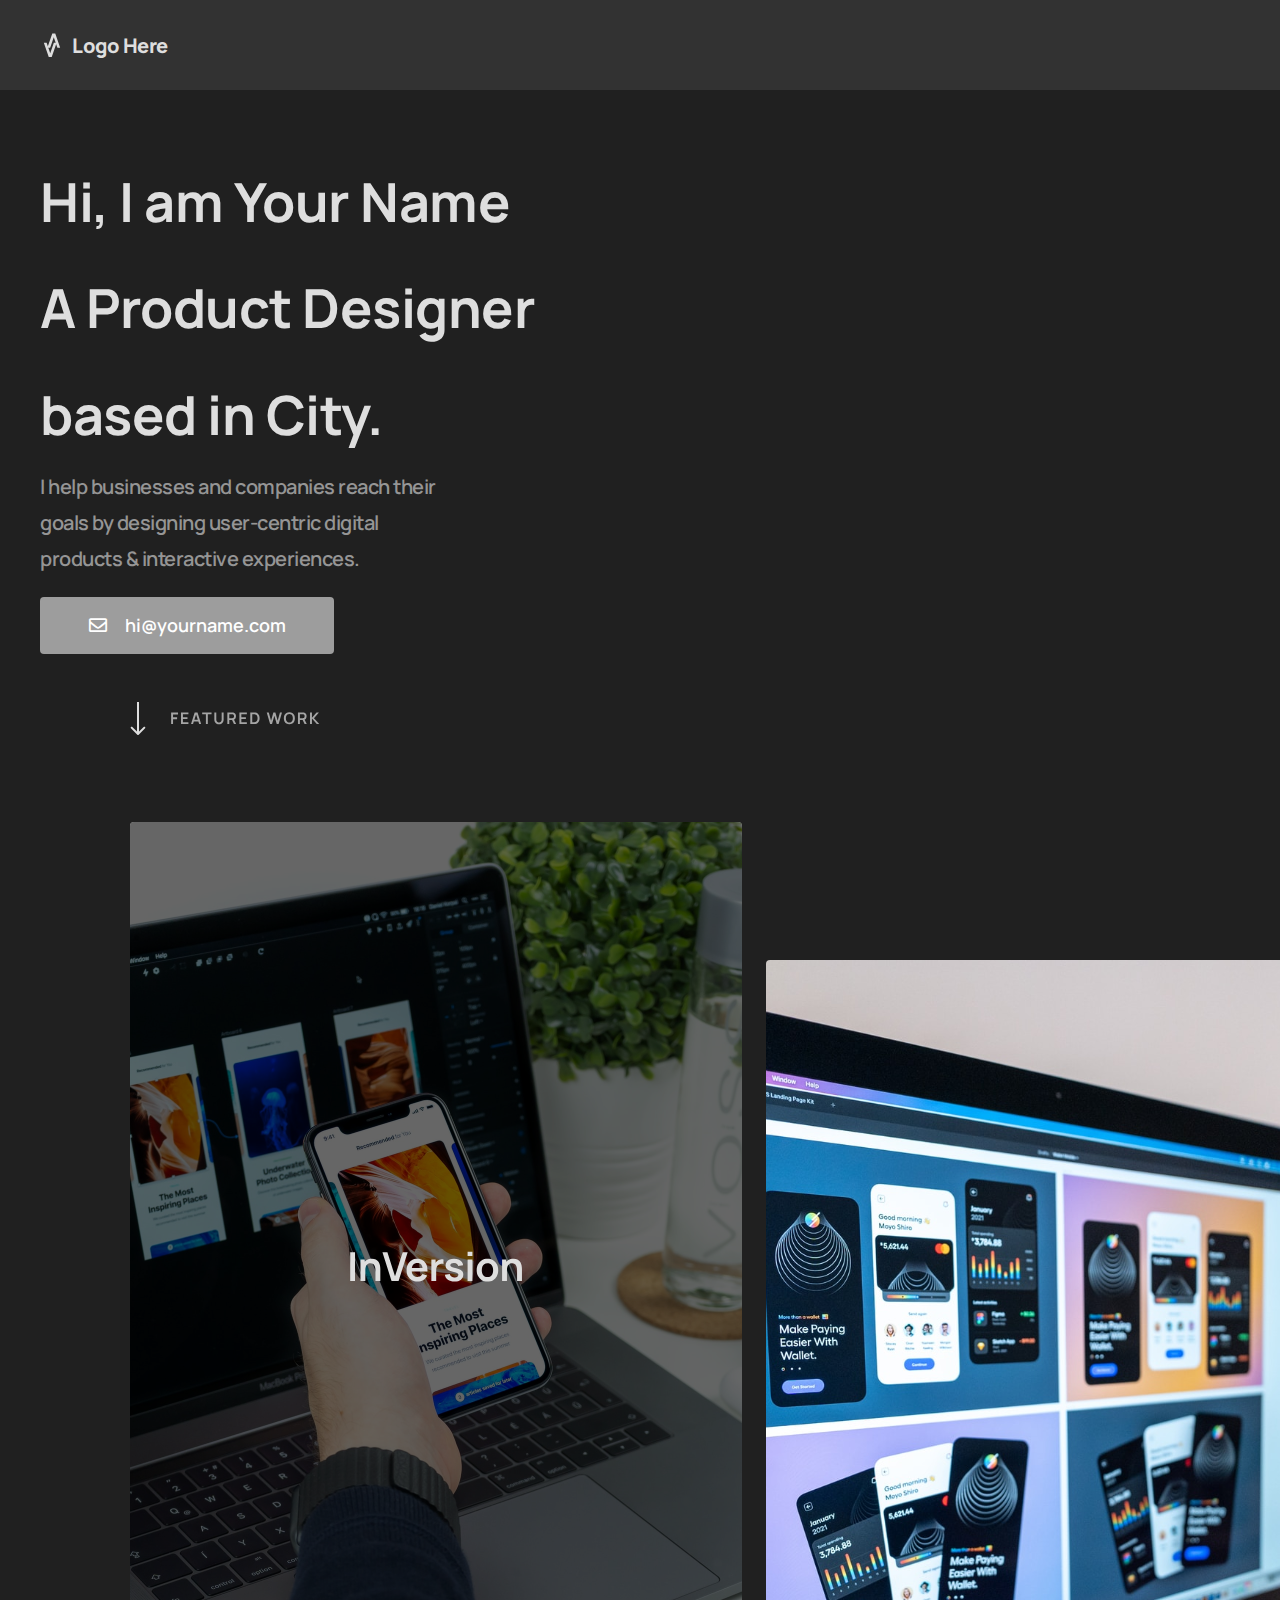
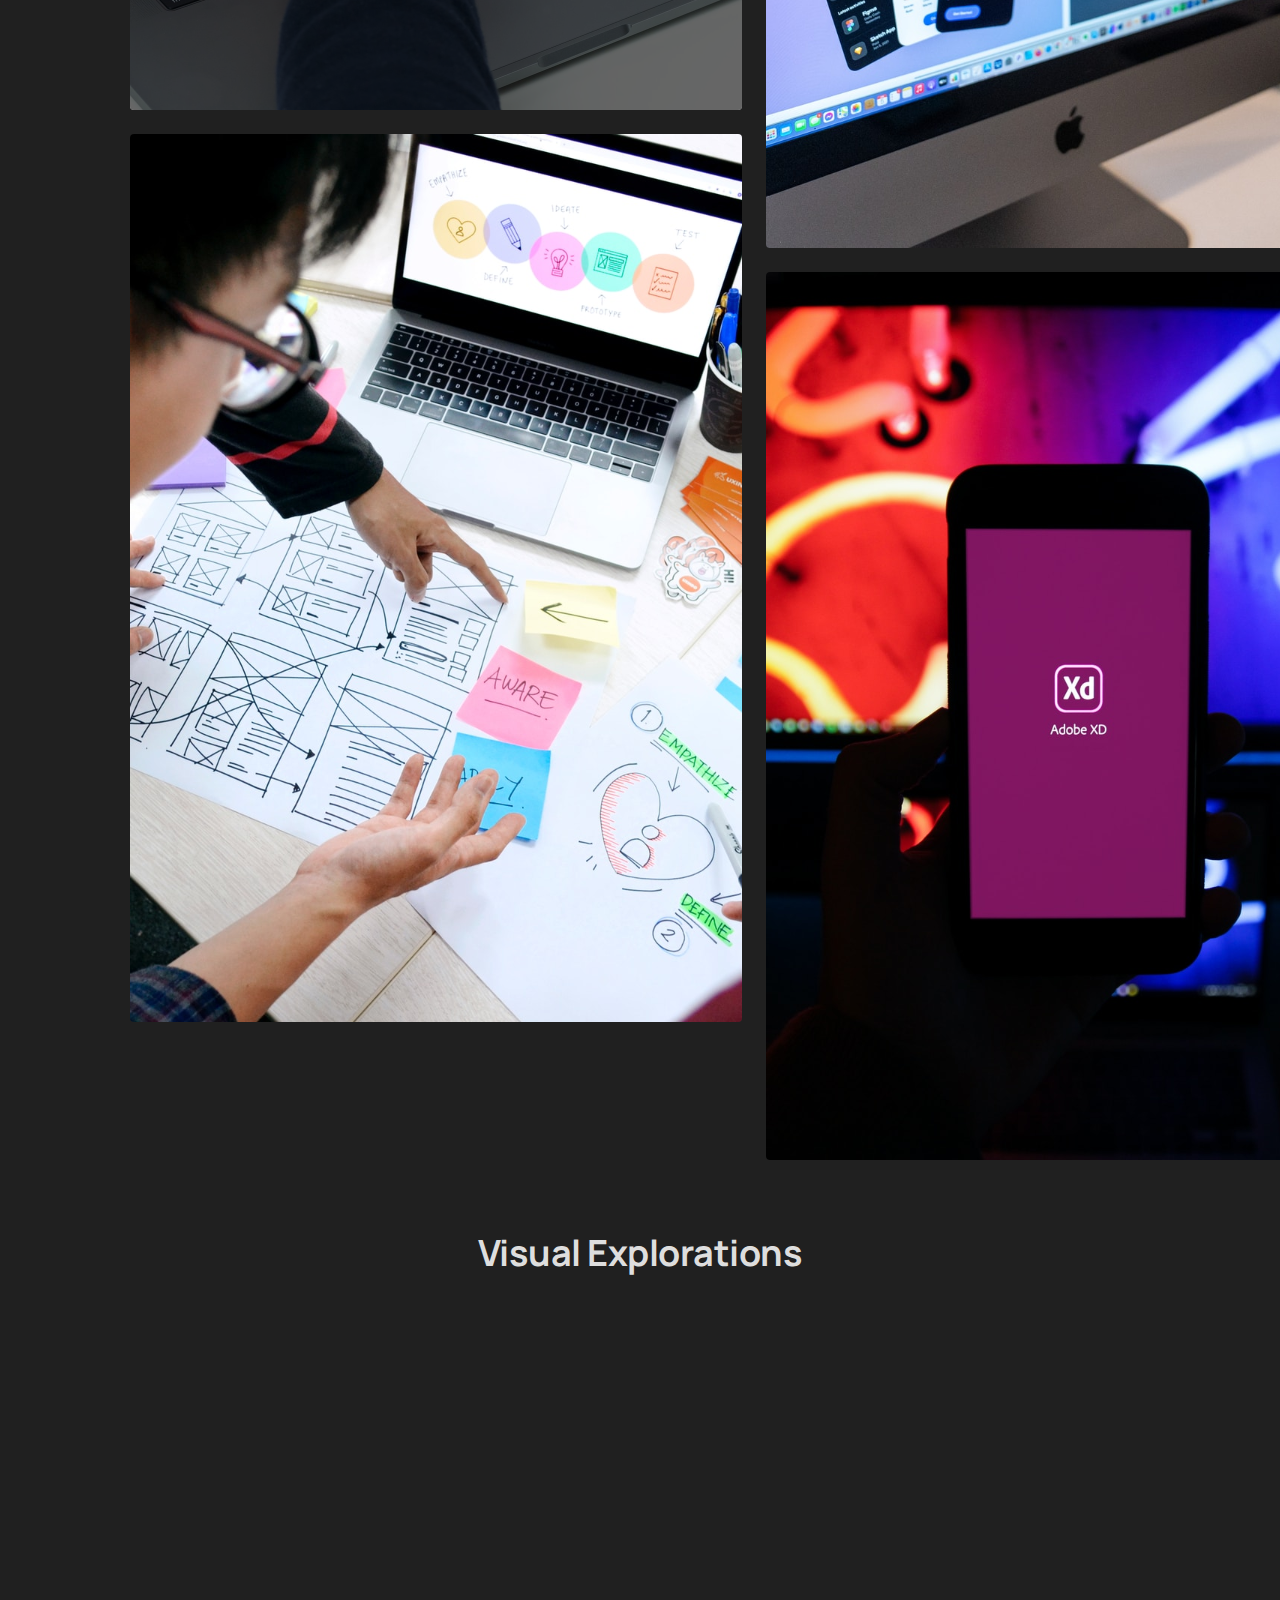
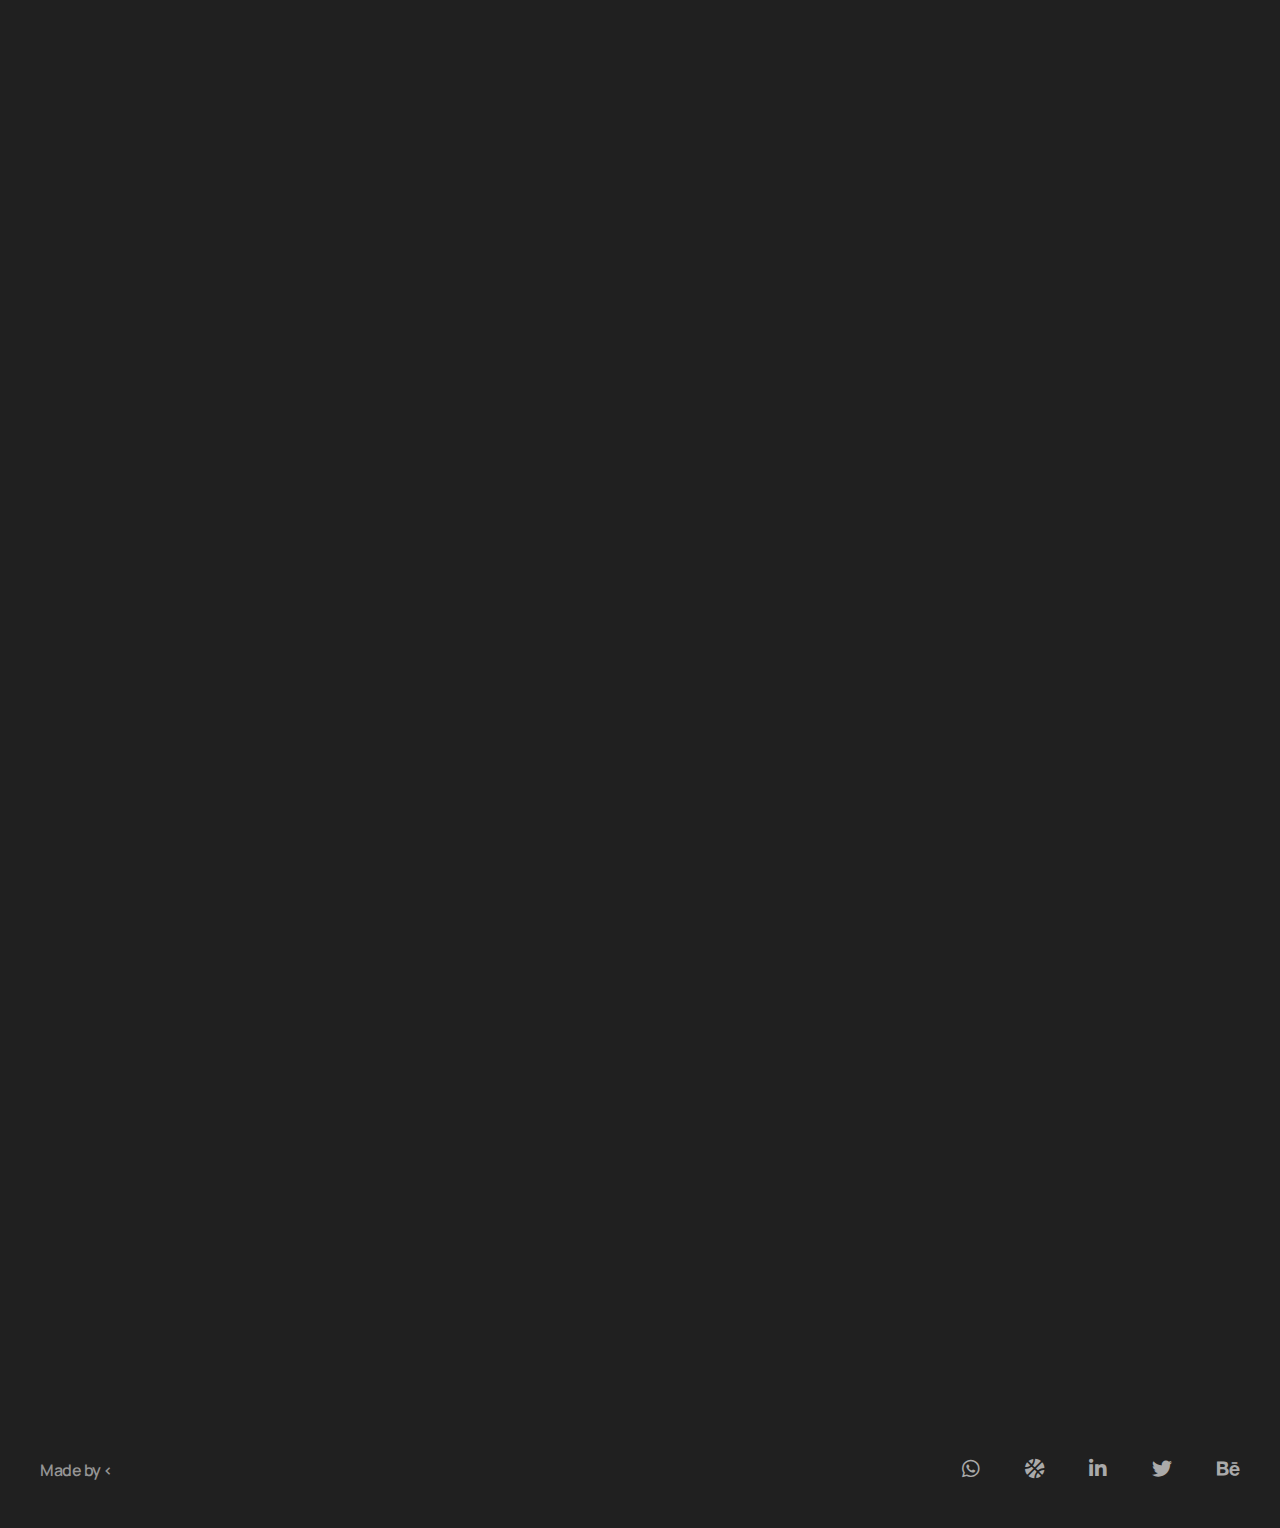
<file: index.html>
<!DOCTYPE html>
<html lang="en">
<head>
    <meta charset="UTF-8">
    <link rel="stylesheet" href="style.css" />
    <meta name="viewport" content="width=device-width, initial-scale=1.0">
    <link href="https://cdnjs.cloudflare.com/ajax/libs/font-awesome/5.15.3/css/all.min.css" rel="stylesheet"/>
    <link rel="preconnect" href="https://fonts.googleapis.com">
    <link rel="preconnect" href="https://fonts.gstatic.com" crossorigin>
    <link href="https://fonts.googleapis.com/css2?family=Inter:ital,opsz,wght@0,14..32,100..900;1,14..32,100..900&family=Manrope:wght@200..800&family=Plus+Jakarta+Sans:ital,wght@0,200..800;1,200..800&family=Poppins:ital,wght@0,100;0,200;0,300;0,400;0,500;0,600;0,700;0,800;0,900;1,100;1,200;1,300;1,400;1,500;1,600;1,700;1,800;1,900&display=swap" rel="stylesheet">
    <title>Portfolio-Template-Project
    </title>
</head>
<body>
    <!---[PO-9]-Header-Components--->
    <nav class="navbar">
        <a class="logo" href="#">
            <img src="assets\[PO-9]\Group 6.svg" width="24" height="24"/>
            <span class="logo-text">Logo Here</span>
        </a>
        <div class="menu-toggle">
            <span></span>
            <span></span>
            <span></span>
        </div>
        <div class="nav-links">
        </div>
    </nav>
    <!---[PO-9]-Header-Components--->
    <!---[PO-11]-Hero Section--->
    <div class="portfolio-container">
        <div class="portfolio-content">
            <h1 class="portfolio-heading" id="intro-heading"></h1>
            <h1 class="portfolio-heading" id="role-heading"></h1>
            <h1 class="portfolio-heading" id="location-heading"></h1>
            <p class="portfolio-description" id="bio-description"></p>
            <a class="contact-button" id="email-link" href="#">
                <i class="far fa-envelope"></i>
                <span id="email-text"></span>
            </a>
        </div>
        <div class="profile-picture">
            <img id="profile-img" src="" alt="">
        </div>
    </div>
    <!---[PO-11]-Hero Section--->
    <!---[PO-3]-Featured Work Section--->
    <div class="featured-work-container">
        <img class="featured-work-section" src="assets/[PO-3]/Group 10.svg">
    </div>
    <!---[PO-3]-Featured Work Section--->
    <!---[PO-2]-Visual Explorations Section--->
    <div class="visual-explorations-container">
    <h1 class="gallery-title">Visual Explorations</h1>
    <div id="grid-container" class="grid-container"></div>
    </div>
    <!---[PO-2]-Visual Explorations Section--->
    <!---[PO-12]-Personal Projects Section--->
    <div class="personal-projects-container">
    <h1 class="header">Personal Projects</h1>
    <div id="projectGrid" class="project-grid">
       </div>
    </div>
    <!---[PO-12]-Personal Projects Section--->
    <!---[PO-13]-Contact Component--->
    <div class="contact-container">
    <div id="content"></div>
    </div>
    <!---[PO-13]-Contact Component--->
    <!---[PO-14]-Footer Section--->
    <div class="footer-section-container">
    <div id="copyright" class="copyright"></div>
    <div class="social-icons">
        <a href="#"><i class="fab fa-whatsapp"></i></a>
        <a href="#"><i class="fas fa-basketball-ball"></i></a>
        <a href="#"><i class="fab fa-linkedin-in"></i></a>
        <a href="#"><i class="fab fa-twitter"></i></a>
        <a href="#"><i class="fab fa-behance"></i></a>
    </div>
    </div>
    <!---[PO-14]-Footer Section--->

</body>
<script src="index.js"></script>
</html>
</file>
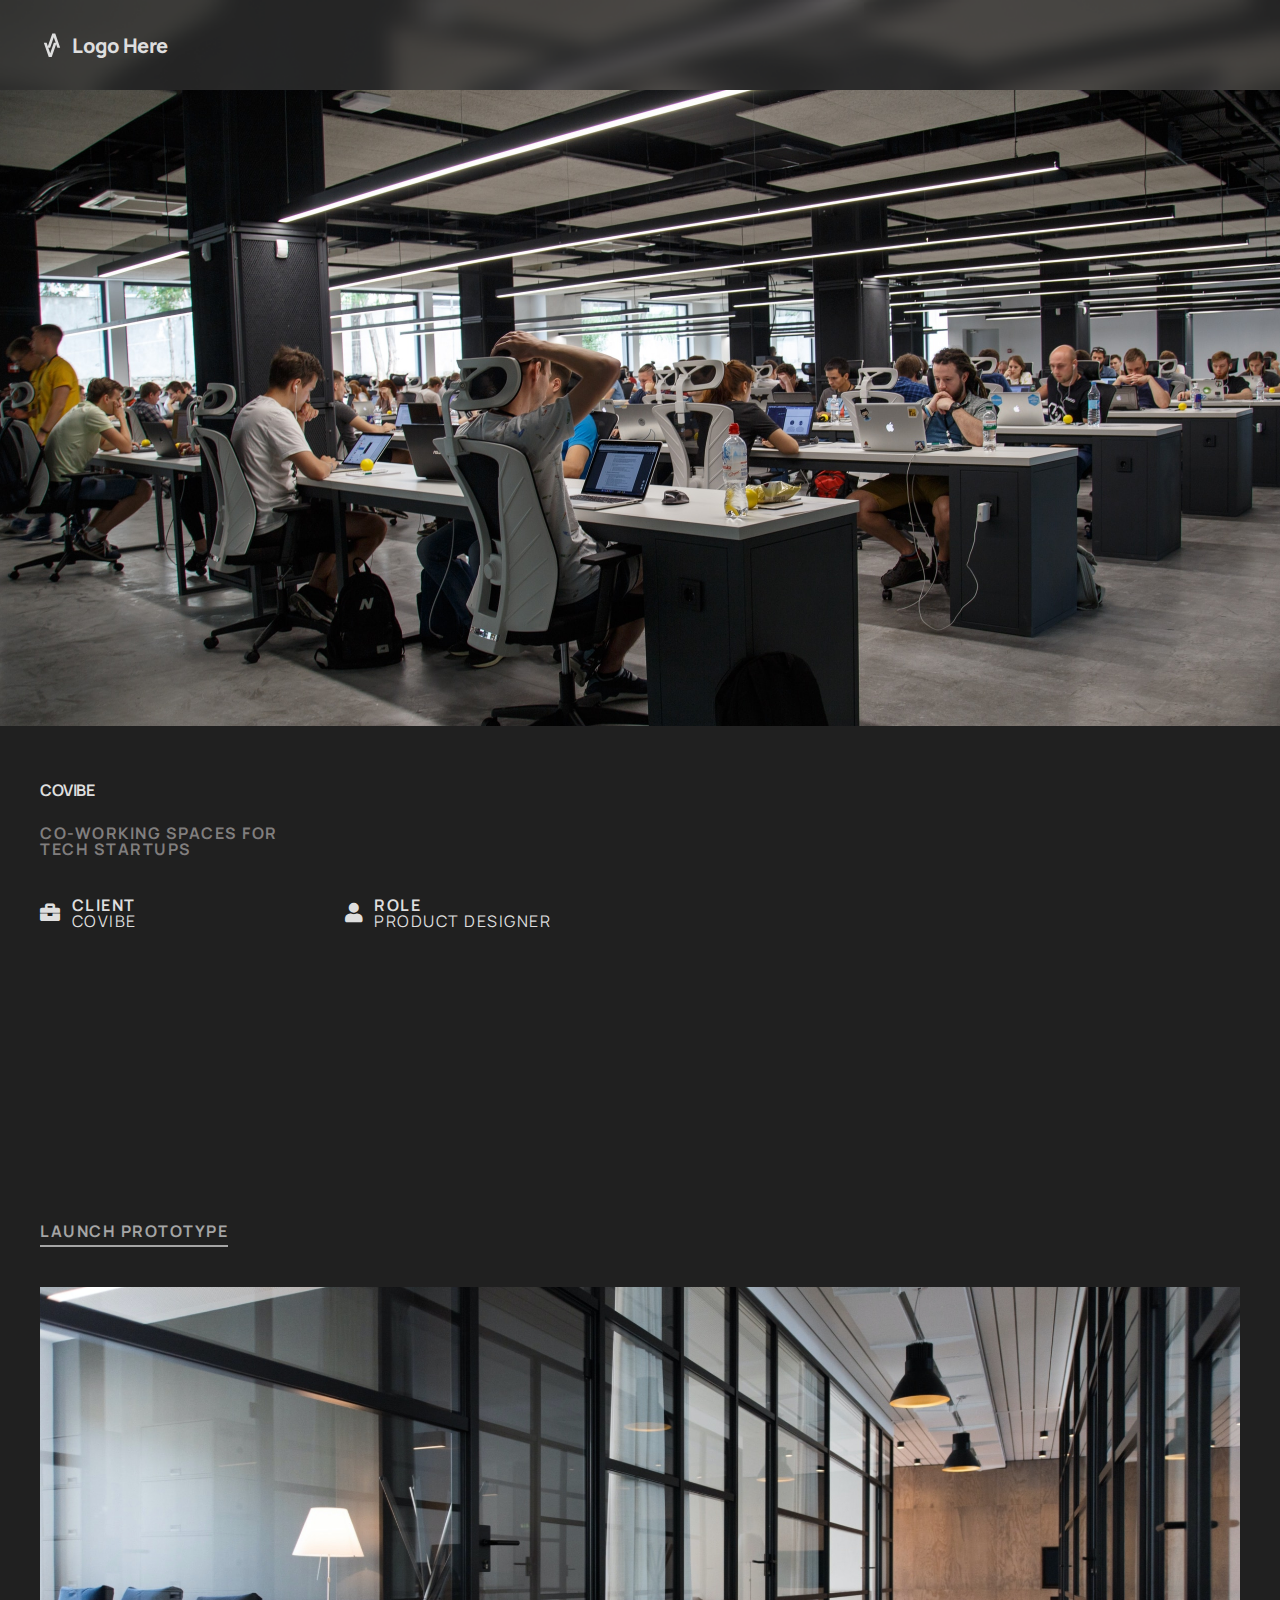
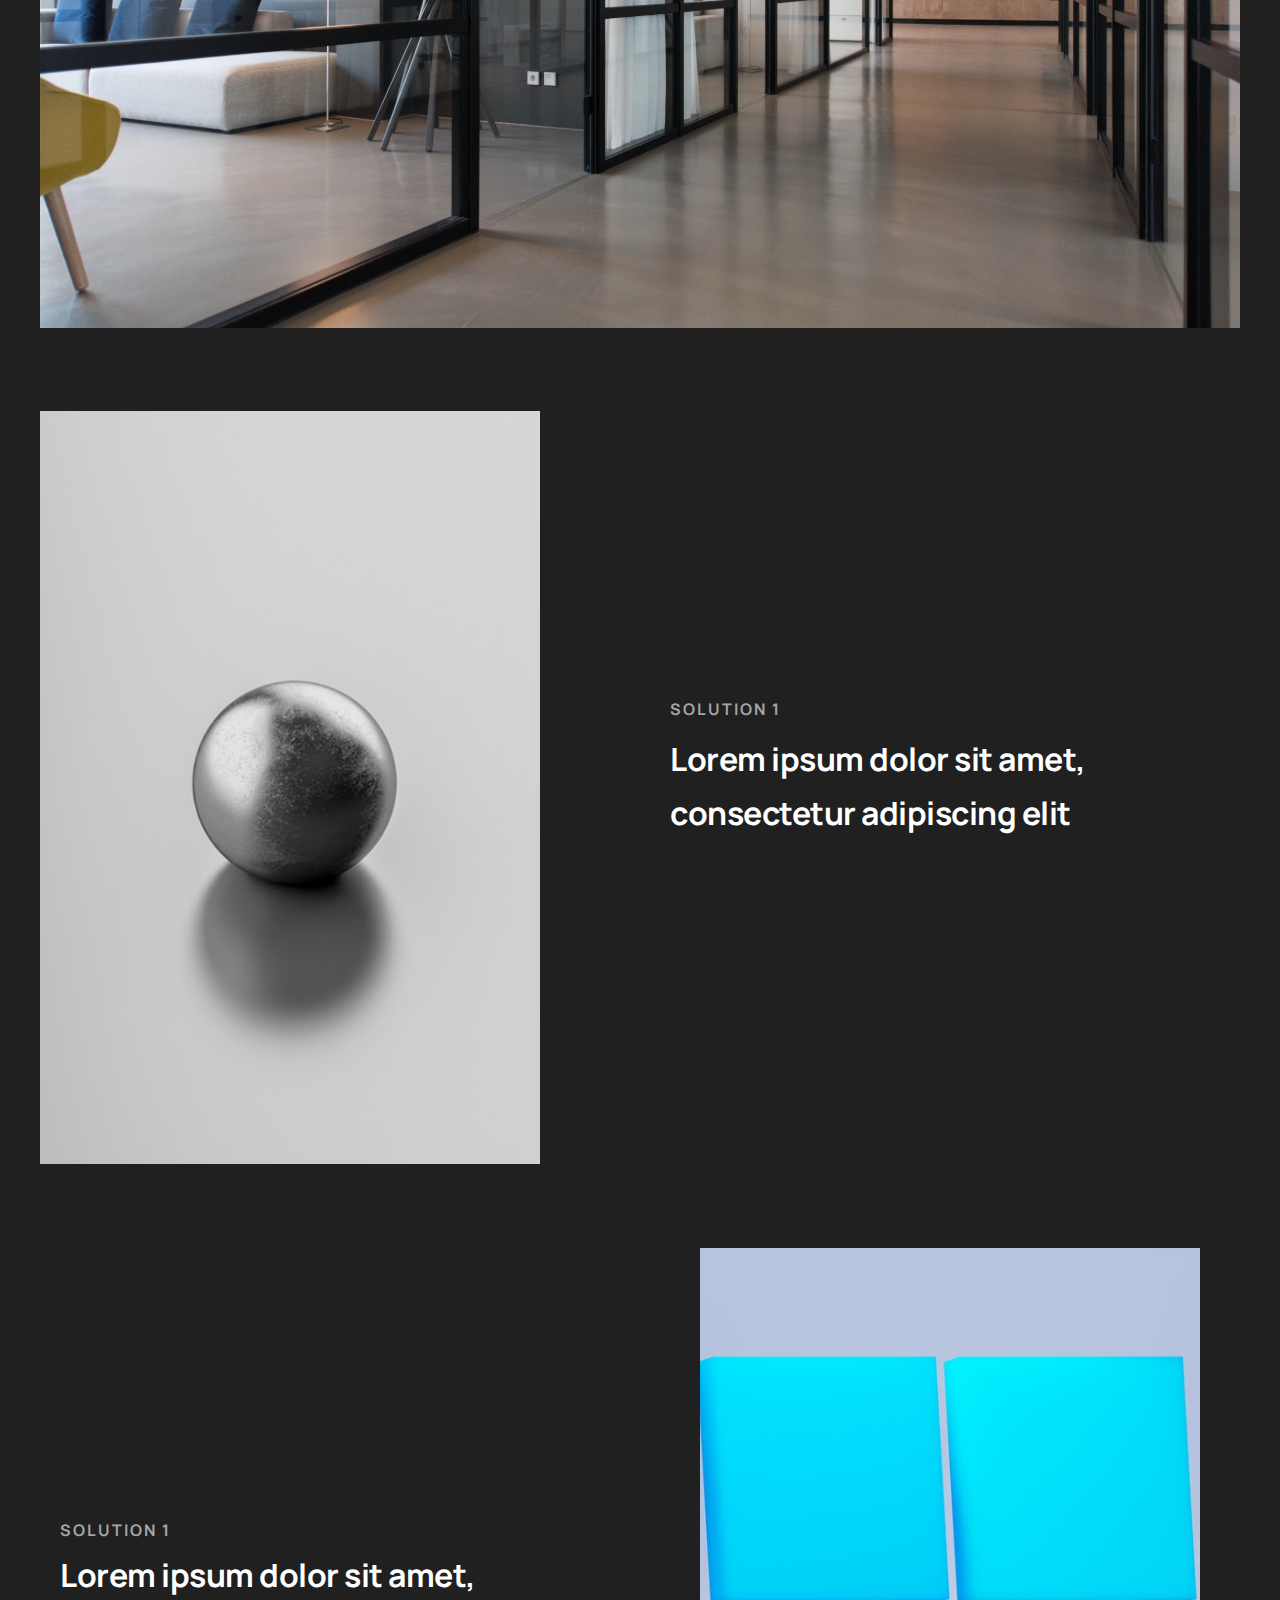
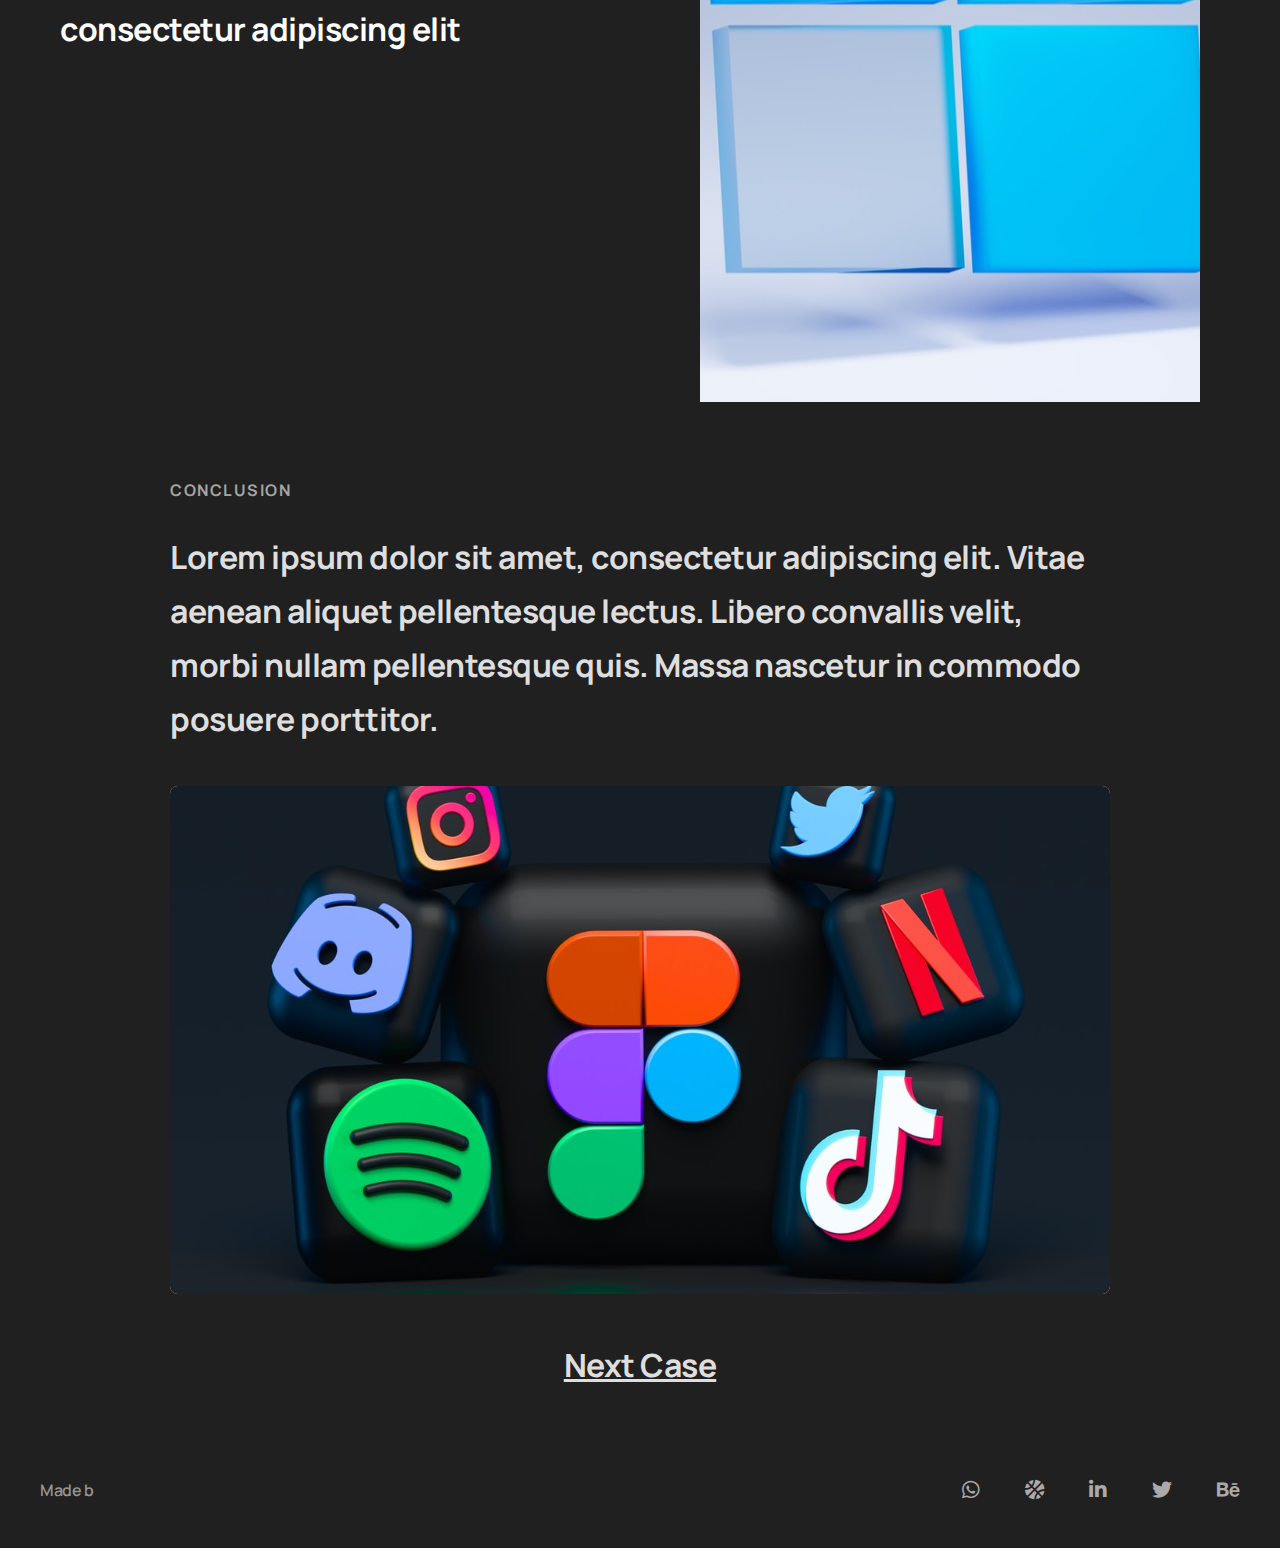
<file: work.html>
<!DOCTYPE html>
<html lang="en">
<head>
    <meta charset="UTF-8">
    <meta name="viewport" content="width=device-width, initial-scale=1.0">
    <link rel="stylesheet" href="work.css" />
    <link href="https://cdnjs.cloudflare.com/ajax/libs/font-awesome/5.15.3/css/all.min.css" rel="stylesheet"/>
    <link rel="preconnect" href="https://fonts.googleapis.com">
    <link rel="preconnect" href="https://fonts.gstatic.com" crossorigin>
    <link href="https://fonts.googleapis.com/css2?family=Inter:ital,opsz,wght@0,14..32,100..900;1,14..32,100..900&family=Manrope:wght@200..800&family=Plus+Jakarta+Sans:ital,wght@0,200..800;1,200..800&family=Poppins:ital,wght@0,100;0,200;0,300;0,400;0,500;0,600;0,700;0,800;0,900;1,100;1,200;1,300;1,400;1,500;1,600;1,700;1,800;1,900&display=swap" rel="stylesheet">
    <title>Portfolio-Template-Project</title>
</head>
<body>
    <!---[PO-24]-Work-Html-Header--->
    <nav class="navbar">
        <a class="logo" href="#">
            <img src="assets\[PO-9]\Group 6.svg" width="24" height="24"/>
            <span class="logo-text">Logo Here</span>
        </a>
        <div class="menu-toggle">
            <span></span>
            <span></span>
            <span></span>
        </div>
        <div class="nav-links">
        </div>
    </nav>
    <!---[PO-24]-Work-Html-Header--->
    <!---[PO-25]-Header-İmage--->
    <div class="header-image-container">
        <img class="header-image" src="assets/[PO-25]/image.svg">
    </div>
    <!---[PO-25]-Header-İmage--->
    <!---[PO-5]-Problem-Statement-Component-and-Covibe-Component--->
    <div class="covibe-wrapper">
        <div class="covibe-header">
            <p id="covibe-company"></p>
            <h1 id="covibe-title"></h1>
        </div>
        <div class="covibe-details">
            <div class="covibe-detail-item">
                <i class="fas fa-briefcase"></i>
                <span><strong>CLIENT</strong><br><span id="covibe-client"></span></span>
            </div>
            <div class="covibe-detail-item">
                <i class="fas fa-user"></i>
                <span><strong>ROLE</strong><br><span id="covibe-role"></span></span>
            </div>
             <div class="covibe-detail-item">
                <i class="fas fa-industry"></i>
                <span><strong>INDUSTRY</strong><br><span id="covibe-industry"></span></span>
            </div>
            <div class="covibe-detail-item">
                <i class="fas fa-clock"></i>
                <span><strong>DURATION</strong><br><span id="covibe-duration"></span></span>
            </div>
        </div>
        <div class="covibe-problem">
            <h2>DEFINING THE PROBLEM</h2>
            <p id="covibe-problem"></p>
        </div>
    </div>
    
    <!---[PO-5]-Problem-Statement-Component-and-Covibe-Component--->
    <!---[PO-8]-Prototype-Section--->
    <div class="app-wrapper">
        <div class="content-container">
          <div class="top-banner">
            <h1 id="banner-text"></h1>
          </div>
          <img id="main-image" class="feature-image" alt="" src="">
        </div>
    </div>
      
    <!---[PO-8]-Prototype-Section--->
    <!---[PO-1]-Solution Component--->
    <div class="page-container">
        <div class="layout-container">
            <div class="visual-component" id="visualComponent">
                <img id="solutionImage"/>
            </div>
            <div class="content-section" id="contentSection">
                <div class="solution-identifier" id="solutionLabel"></div>
                <h1 class="solution-description" id="solutionTitle"></h1>
            </div>
        </div>
    </div>
    <!---[PO-1]-Solution Component--->
    <!---[PO-26]-Solution Component-2--->
    <div class="galaxy-container"></div>
    <!---[PO-26]-Solution Component-2--->
    <!---[PO-6]-Conclusion Section--->
    <div class="cosmic-wrapper">
        <div class="conclusion-section">
            <div class="conclusion-label">CONCLUSION</div>
            <p class="conclusion-text">
                Lorem ipsum dolor sit amet, consectetur adipiscing elit. Vitae aenean aliquet pellentesque lectus. Libero convallis velit, morbi nullam pellentesque quis. Massa nascetur in commodo posuere porttitor.
            </p>
            <img class="social-icons-image"  src="assets/[PO-6]/Rectangle 12.svg"/>
            <div class="next-case">Next Case</div>
        </div>
    </div>
    <!---[PO-6]-Conclusion Section--->
    <!---[PO-14]-Footer Section--->
    <div class="footer-section-container">
        <div id="copyright" class="copyright"></div>
        <div class="social-icons">
            <a href="#"><i class="fab fa-whatsapp"></i></a>
            <a href="#"><i class="fas fa-basketball-ball"></i></a>
            <a href="#"><i class="fab fa-linkedin-in"></i></a>
            <a href="#"><i class="fab fa-twitter"></i></a>
            <a href="#"><i class="fab fa-behance"></i></a>
        </div>
        </div>
        <!---[PO-14]-Footer Section--->

</body>
<script src="work.js"></script>
</html>
</file>
<file: style.css>
/*----------[PO-9]-Header-Components------------*/
body {
    margin: 0;
    padding: 0;
    box-sizing: border-box;
}

.navbar {
    background-color: #323232;
    backdrop-filter: blur(10px);
    padding: 15px 40px;
    display: flex;
    justify-content: space-between;
    align-items: center;
    transition: all 0.3s ease;
    max-width: 1440px;
    height: 60px; 
    margin: 0 auto;
}

.logo {
    display: flex;
    align-items: center;
    text-decoration: none;
}

.logo img {
    height: 24px;
    margin-right: 8px;
    transition: transform 0.3s ease;
}

.logo:hover img {
    transform: rotate(360deg);
}

.logo-text {
    font-weight: bold;
    color: #DEDEDE;
    font-family: "Manrope", serif;
    font-size: 20px;
    font-style: normal;
    font-weight: 800;
    line-height: normal;
    letter-spacing: -0.5px;
}

.nav-links {
    display: flex;
    gap: 30px;
}

.nav-links a {
    text-decoration: none;
    position: relative;
    transition: color 0.3s ease;
    color: #DEDEDE;
    font-family: "Manrope", serif;
    font-size: 18px;
    font-style: normal;
    font-weight: 700;
    line-height: normal;
    letter-spacing: -0.5px;
}

.nav-links a::after {
    content: '';
    position: absolute;
    width: 0;
    height: 2px;
    bottom: -5px;
    left: 0;
    color: #DEDEDE;
    transition: width 0.3s ease;
}

.nav-links a:hover::after {
    width: 100%;
}

.menu-toggle {
    display: none;
    flex-direction: column;
    cursor: pointer;
}

.menu-toggle span {
    width: 25px;
    height: 3px;
    background-color: #DEDEDE;
    margin: 2px 0;
    transition: 0.4s;
}

@media screen and (max-width: 768px) {
    .navbar {
        flex-direction: column;
        align-items: flex-start;
    }

    .nav-links {
        display: none;
        flex-direction: column;
        width: 100%;
        margin-top: 15px;
    }

    .nav-links.active {
        display: flex;
    }

    .menu-toggle {
        display: flex;
        position: absolute;
        top: 15px;
        right: 40px;
    }

    .menu-toggle.active span:nth-child(1) {
        transform: rotate(-45deg) translate(-5px, 6px);
    }

    .menu-toggle.active span:nth-child(2) {
        opacity: 0;
    }

    .menu-toggle.active span:nth-child(3) {
        transform: rotate(45deg) translate(-5px, -6px);
    }
}
/*----------[PO-9]-Header-Components------------*/
/*----------[PO-11]-Hero Section------------*/
.portfolio-container {
    background: #202020;
    color: white;
    padding: 40px;
    display: flex;
    margin: 0 auto;
    max-width: 1440px;
    justify-content: space-between;
}

.portfolio-content {
    max-width: 600px;
}

.portfolio-heading {
    margin-bottom: 10px;
    opacity: 0;
    transform: translateY(20px);
    transition: opacity 0.5s, transform 0.5s;
    width: 521px;
    color: #DEDEDE;
    font-family: "Manrope", serif;
    font-size: 54px;
    font-style: normal;
    font-weight: 700;
    line-height: 70px; 
    letter-spacing: -0.5px;
}

.portfolio-description {
    margin: 20px 0;
    opacity: 0;
    transform: translateY(20px);
    transition: opacity 0.5s, transform 0.5s;
    width: 411px;
    color: #959595;
    font-family: "Manrope", serif;
    font-size: 20px;
    font-style: normal;
    font-weight: 600;
    line-height: 36px; 
    letter-spacing: -0.5px;
}

.contact-button {
    display: inline-flex;
    text-decoration: none;
    opacity: 0;
    transform: translateY(20px);
    transition: opacity 0.5s, transform 0.5s, background-color 0.3s;
    display: flex;
    padding: 16px 48px;
    justify-content: center;
    align-items: center;
    gap: 16px;
    border-radius: 4px;
    background: #9D9D9D;
    color: #FFF;
    font-family: "Manrope", serif;
    font-size: 18px;
    font-style: normal;
    font-weight: 600;
    line-height: normal;
    width: 198px;
    height: 25px;
}

.contact-button:hover {
    background-color: rgba(255, 255, 255, 0.2);
}

.contact-button i {
    margin-right: 2px;
}

.profile-picture {
    border-radius: 50%;
    overflow: hidden;
    opacity: 0;
    transform: scale(0.9);
    transition: opacity 0.5s, transform 0.5s;
    width: 400px;
    height: 400px;
}

.profile-picture img {
    width: 100%;
    height: 100%;
    object-fit: cover;
}

@media (max-width: 768px) {
    .portfolio-container {
        flex-direction: column-reverse;
        text-align: center;
    }

    .portfolio-content {
        margin-top: 40px;
        margin: 0 auto;
    }

    .portfolio-heading {
        font-size: 36px;
    }
    .portfolio-description {
        margin: 0 auto;
    }

    .profile-picture {
        width: 200px;
        height: 200px;
        margin-bottom: 20px;
        margin: 0 auto;
    }
    .contact-button {
        margin: 0 auto;
        margin-top: 20px;
    }
}

@media (max-width: 480px) {
    .portfolio-container {
        padding: 20px;
    }

    .portfolio-heading {
        font-size: 28px;
        width: 321px;
    }

    .portfolio-description {
        font-size: 15px;
        width: 321px;
    }

    .contact-button {
        font-size: 14px;
        margin: 0 auto;
        padding: 10px 20px;
    }
    .profile-picture {
        margin: 0 auto;
    }
}

/*----------[PO-11]-Hero Section------------*/
/*----------[PO-3]-Featured Work Section------------*/
.featured-work-container{
    background: #202020;
    max-width: 1520px;
    margin: 0 auto;
}
.featured-work-section{
    padding-left: 130px ;
}
@media (max-width: 768px){
    .featured-work-section{
        max-width: 590px;
        margin: 0 auto;
        position: relative;
        right: 100px;
    }
}
@media (max-width: 480px){
    .featured-work-section{
        max-width: 330px;
        margin: 0 auto;
    }
}


/*----------[PO-3]-Featured Work Section------------*/
/*----------[PO-2]-Visual Explorations Section------------*/
.gallery-title {
    text-align: center;
    margin-bottom: 40px;
    color: #DEDEDE;
    font-family: "Manrope", serif;
    font-size: 36px;
    font-style: normal;
    font-weight: 700;
    line-height: normal;
    letter-spacing: -0.5px;
}
.visual-explorations-container{
    background: #202020;
    max-width: 1440px;
    margin: 0 auto;
    padding: 40px;
}

.grid-container {
    display: grid;
    grid-template-columns: repeat(3, 1fr);
    gap: 20px;
    max-width: 1140px;
    margin: 0 auto;
}

.grid-item {
    position: relative;
    aspect-ratio: 1;
    overflow: hidden;
    border-radius: 12px;
    background: #202020;
    opacity: 0;
    transform: scale(0.9);
    animation: fadeInScale 0.5s forwards;
    box-shadow: 0 10px 20px rgba(0, 0, 0, 0.2);
    transition: all 0.3s ease;
}

.grid-item:hover {
    transform: translateY(-5px);
    box-shadow: 0 15px 30px rgba(0, 0, 0, 0.3);
}

.grid-item img {
    width: 100%;
    height: 100%;
    object-fit: cover;
    transition: transform 0.3s ease;
}

.grid-item:hover img {
    transform: scale(1.05);
}

@keyframes fadeInDown {
    to {
        opacity: 1;
        transform: translateY(0);
    }
}

@keyframes fadeInScale {
    to {
        opacity: 1;
        transform: scale(1);
    }
}
/*----------[PO-2]-Visual Explorations Section------------*/
/*----------[PO-12]-Personal Projects Section------------*/

.personal-projects-container{
    background: #202020;
    display: flex;
    flex-direction: column;
    align-items: center;
    max-width: 1440px;
    margin: 0 auto;
    padding: 40px;
}

.header {
    margin: 40px 0;
    opacity: 0;
    transform: translateY(-20px);
    animation: fadeInDown 0.8s ease forwards;
    color: #DEDEDE;
    text-align: center;
    font-family: "Manrope", serif;
    font-size: 36px;
    font-style: normal;
    font-weight: 700;
    line-height: normal;
    letter-spacing: -0.5px;
}

.project-grid {
    display: grid;
    grid-template-columns: repeat(3, 1fr);
    gap: 20px;
    max-width: 1140px;
    padding: 0 20px;
    margin: 0 auto;
}

.project-card {
    transform: translateY(20px);
    position: relative;
    aspect-ratio: 1;
    overflow: hidden;
    border-radius: 12px;
    background: #202020;
    opacity: 0;
    transform: scale(0.9);
    animation: fadeInScale 0.5s forwards;
    box-shadow: 0 10px 20px rgba(0, 0, 0, 0.2);
    transition: all 0.3s ease;
}

.project-card img {
    object-fit: cover;
    border-radius: 4px;
    transition: transform 0.3s ease;
    width: 100%;
    height: 100%;
}

.project-card img:hover {
    transform: scale(1.02);
}

@keyframes fadeInDown {
    to {
        opacity: 1;
        transform: translateY(0);
    }
}

@keyframes fadeInUp {
    to {
        opacity: 1;
        transform: translateY(0);
    }
}
/*----------[PO-12]-Personal Projects Section------------*/
/*----------[PO-13]-Contact Component-----------*/
.contact-container{
    margin: 0;
    padding: 40px;
    display: flex;
    flex-direction: column;
    justify-content: center;
    align-items: center;
    background: #202020;
    color: white;
    text-align: center;
    overflow: hidden;
    max-width: 1440px;
    margin: 0 auto;
}
.fade-in {
    opacity: 0;
    transform: translateY(20px);
    animation: fadeIn 1s ease-out forwards;
}

@keyframes fadeIn {
    to {
        opacity: 1;
        transform: translateY(0);
    }
}

.main-title {
    margin-bottom: 20px;
    color: #DEDEDE;
    text-align: center;
    font-family: "Manrope", serif;
    font-size: 36px;
    font-style: normal;
    font-weight: 700;
    line-height: normal;
    letter-spacing: -0.5px;
}

.description-text {
    margin: 0;
    color: #959595;
    text-align: center;
    font-family: "Manrope", serif;
    font-size: 24px;
    font-style: normal;
    font-weight: 600;
    line-height: 38px; 
    letter-spacing: -0.5px;
}

.email-button {
    display: inline-flex;
    text-decoration: none;
    opacity: 0;
    transform: translateY(20px);
    transition: opacity 0.5s, transform 0.5s, background-color 0.3s;
    display: flex;
    justify-content: center;
    align-items: center;
    gap: 16px;
    border-radius: 4px;
    padding: 16px 48px;
    background: #9D9D9D;
    color: #FFF;
    font-family: "Manrope", serif;
    font-size: 18px;
    font-style: normal;
    font-weight: 600;
    line-height: normal;
    width: 198px;
    height: 25px;
    margin: 0 auto;
    margin-top: 20px;
}
.email-button:hover {
    background-color: rgba(255, 255, 255, 0.2);
}

.email-button i {
    margin-right: 2px;
}
@media (max-width: 480px){
    .description-text {
        font-size: 20px;
    }
}
/*----------[PO-13]-Contact Component-----------*/
/*----------[PO-14]-Footer Section-----------*/

.footer-section-container{
    background: #202020;
    color: #aaa;
    margin: 0;
    padding: 40px;
    display: flex;
    justify-content: space-between;
    max-height: 121px;
    align-items: center;
    gap: 48px;
    flex-shrink: 0;
    max-width: 1440px;
    margin: 0 auto;
}
.copyright {
    opacity: 0;
    transform: translateY(20px);
    transition: opacity 1s ease-out, transform 1s ease-out;
    color: #959595;
    font-family: "Manrope", serif;
    font-size: 16px;
    font-style: normal;
    font-weight: 600;
    line-height: 36px; 
    letter-spacing: -0.5px;
}
.copyright .highlight {
    color: #ECECEC;
    font-family: "Manrope", serif;
    font-size: 16px;
    font-style: normal;
    font-weight: 600;
    line-height: 36px;
    letter-spacing: -0.5px;
}
.social-icons {
    display: flex;
    gap: 30px;
}
.social-icons a {
    color: #aaa;
    margin-left: 15px;
    font-size: 20px;
    text-decoration: none;
    opacity: 0;
    transform: translateY(20px);
    transition: opacity 0.5s ease-out, transform 0.5s ease-out, color 0.3s ease;
}
.social-icons a:hover {
    color: #fff;
}

@media (max-width: 600px) {
    .social-icons {
        display: none;
        flex-direction: column;
        align-items: center;
    }
    .social-icons.show {
        display: flex;
    }
}
/*----------[PO-14]-Footer Section-----------*/
</file>
<file: work.css>
/*----------[PO-24]-Work-Html-Header-----------*/
body {
    margin: 0;
    padding: 0;
    box-sizing: border-box;
}

.navbar {
    padding: 15px 40px;
    display: flex;
    justify-content: space-between;
    align-items: center;
    transition: all 0.3s ease;
    max-width: 1440px;
    height: 60px; 
    margin: 0 auto;
    background-image: url('assets/[PO-24]/Rectangle 1 (1).png');
    background-size: cover;
}

.logo {
    display: flex;
    align-items: center;
    text-decoration: none;
}

.logo img {
    height: 24px;
    margin-right: 8px;
    transition: transform 0.3s ease;
}

.logo:hover img {
    transform: rotate(360deg);
}

.logo-text {
    font-weight: bold;
    color: #DEDEDE;
    font-family: "Manrope", serif;
    font-size: 20px;
    font-style: normal;
    font-weight: 800;
    line-height: normal;
    letter-spacing: -0.5px;
}

.nav-links {
    display: flex;
    gap: 30px;
}

.nav-links a {
    text-decoration: none;
    position: relative;
    transition: color 0.3s ease;
    color: #DEDEDE;
    font-family: "Manrope", serif;
    font-size: 18px;
    font-style: normal;
    font-weight: 700;
    line-height: normal;
    letter-spacing: -0.5px;
}

.nav-links a::after {
    content: '';
    position: absolute;
    width: 0;
    height: 2px;
    bottom: -5px;
    left: 0;
    color: #DEDEDE;
    transition: width 0.3s ease;
}

.nav-links a:hover::after {
    width: 100%;
}

.menu-toggle {
    display: none;
    flex-direction: column;
    cursor: pointer;
}

.menu-toggle span {
    width: 25px;
    height: 3px;
    background-color: #DEDEDE;
    margin: 2px 0;
    transition: 0.4s;
}

@media screen and (max-width: 768px) {
    .navbar {
        flex-direction: column;
        align-items: flex-start;
    }

    .nav-links {
        display: none;
        flex-direction: column;
        width: 100%;
        margin-top: 15px;
    }

    .nav-links.active {
        display: flex;
    }

    .menu-toggle {
        display: flex;
        position: absolute;
        top: 15px;
        right: 40px;
    }

    .menu-toggle.active span:nth-child(1) {
        transform: rotate(-45deg) translate(-5px, 6px);
    }

    .menu-toggle.active span:nth-child(2) {
        opacity: 0;
    }

    .menu-toggle.active span:nth-child(3) {
        transform: rotate(45deg) translate(-5px, -6px);
    }
}
/*----------[PO-24]-Work-Html-Header-----------*/
/*----------[PO-25]-Header-İmage-----------*/
.header-image-container{
    margin: 0 auto;
}
.header-image{
    width: 1520px;
    margin: 0 auto;
    position: relative;
    left: 10.1%;
    
}
@media(max-width:1440px){
    .header-image-container{
        display: flex;
        align-items: flex-start;
        padding-right: 140px;
        position: relative;
        left: -140px;

    }
}
@media(max-width:680px){
    .header-image{
        width: 200%;
    }
}

/*----------[PO-25]-Header-İmage-----------*/
/*----------[PO-5]-Problem-Statement-Component-and-Covibe-Component-----------*/

.covibe-wrapper {
    background: #202020;
    color: #fff;
    padding: 40px;
    position: relative;
    bottom: 4px;
    max-width: 1440px;
    margin: 0 auto;
    opacity: 0;
    transition: opacity 1s ease-in-out;
}
.covibe-header {
    margin-bottom: 40px;
    
}
.covibe-header h1 {
    margin-bottom: 10px;
    transform: translateY(20px);
    transition: opacity 0.5s ease-out, transform 0.5s ease-out;
    color: #807e7e;
    font-family: "Manrope", serif;
    font-size: 16px;
    font-style: normal;
    font-weight: 700;
    line-height: 16px; 
    letter-spacing: 1.5px;
    text-transform: uppercase;
    opacity: 0.7;
}
.covibe-header p {
    margin: 0;
    opacity: 0;
    transform: translateY(20px);
    transition: opacity 0.5s ease-out, transform 0.5s ease-out;
    color: #DEDEDE;
    font-family: "Manrope", serif;
    font-style: normal;
    font-weight: 700;
    line-height: 48px; 
    letter-spacing: -0.5px;
}
.covibe-details {
    display: flex;
    justify-content: space-between;
    margin-bottom: 40px;
}
.covibe-detail-item {
    display: flex;
    align-items: center;
    opacity: 0;
    transform: translateY(20px);
    transition: opacity 0.5s ease-out, transform 0.5s ease-out;
    color: #DEDEDE;
    font-family: "Manrope", serif;
    font-size: 16px;
    font-style: normal;
    font-weight: 700;
    line-height: 16px;
    letter-spacing: 1.5px;
    text-transform: uppercase;
}
.covibe-detail-item i {
    margin-right: 10px;
    font-size: 20px;
}
.covibe-detail-item span {
    font-weight: 400;
}
.covibe-detail-item strong {
    font-weight: 700;
}
.covibe-problem {
    margin-bottom: 20px;
    opacity: 0;
    transform: translateY(20px);
    transition: opacity 0.5s ease-out, transform 0.5s ease-out;
    position: relative;
    top: 30px;
}
.covibe-problem h2 {
    margin-bottom: 10px;
    text-transform: uppercase;
    color: #DEDEDE;
    font-family: "Manrope", serif;
    font-size: 16px;
    font-style: normal;
    font-weight: 700;
    line-height: 16px; 
    letter-spacing: 1.5px;
    text-transform: uppercase;
}
.covibe-problem p {
    line-height: 1.4;
    margin: 0;color: #DEDEDE;
    font-family: "Manrope", serif;
    font-size: 24px;
    font-style: normal;
    font-weight: 700;
    line-height: 54px; 
    letter-spacing: -0.5px;
}
@media(max-width:768px){
    .covibe-details{
        flex-wrap: wrap;
        display: flex;
        gap: 10px;
    }
    .covibe-detail-item{
        display: flex;
    }
}

/*----------[PO-5]-Problem-Statement-Component-and-Covibe-Component-----------*/
/*----------[PO-8]-Prototype-Section-----------*/
.app-wrapper {
    background: #202020;
    color: #fff;
    max-width: 1440px;
    padding: 40px ;
    margin: 0 auto;
    position: relative;
    bottom: 4px;
    
  }
  .content-container {
    margin: 0 auto;
  }
  .top-banner {
    padding: 20px 0;
    border-bottom: 2px solid #A5A5A5;
    margin-bottom: 40px;
    width: 188px;
    height: 2px;
  }
  .top-banner h1 {
    font-weight: normal;
    margin: 0;
    color: #DEDEDE;
    font-family: "Manrope", serif;
    font-size: 16px;
    font-style: normal;
    font-weight: 700;
    line-height: 16px; 
    letter-spacing: 1.5px;
    text-transform: uppercase;
    opacity: 0.7;
  }
  .feature-image {
    width: 100%;
    opacity: 0;
    transform: translateY(20px);
    transition: opacity 1s ease, transform 1s ease;
  }
  .feature-image.visible {
    opacity: 1;
    transform: translateY(0);
  }
  @media (max-width: 768px) {
    .top-banner{
        width: 147px;
        height: 2px;
    }
    .top-banner h1 {
      font-size: 12px;
    }
    .content-container {
      padding: 10px;
    }
  }
  @media (max-width: 480px) {
    .top-banner{
        width: 128px;
        height: 2px;
    }
    .top-banner h1 {
      font-size: 10px;
    }
  }
/*----------[PO-8]-Prototype-Section-----------*/
/*----------[PO-1]-Solution Component-----------*/
.page-container {
    margin: 0 auto;
    padding: 0;
    background: #202020;
    display: flex;
    align-items: center;
    justify-content: center;
    max-width: 1440px;
    padding: 40px;
    position: relative;
    bottom: 5px;
}

.layout-container {
    display: flex;
    margin: 0 auto;
    box-sizing: border-box;
    
}

.visual-component {
    flex: 1;
    padding-right: 40px;
    opacity: 0;
    transform: translateX(-50px);
    transition: opacity 1s ease, transform 1s ease;
}

.visual-component img {
    width: 100%;
    max-width: 500px;
    height: auto;
}

.content-section {
    flex: 1 ;
    color: white;
    padding-left: 20px;
    opacity: 0;
    transform: translateY(50px);
    transition: opacity 1s ease, transform 1s ease;
    margin-top: 290px;
}

.solution-identifier {
    text-transform: uppercase;
    margin-bottom: 15px;
    color: #DEDEDE;
    font-family: "Manrope", serif;
    font-size: 16px;
    font-style: normal;
    font-weight: 700;
    line-height: 16px; 
    letter-spacing: 2px;
    text-transform: uppercase;
    opacity: 0.7;
}

.solution-description {
    margin: 0;
    color: #FFF;
    font-family: "Manrope", serif;
    font-size: 32px;
    font-style: normal;
    font-weight: 700;
    line-height: 54px; 
    letter-spacing: -0.5px;
}

@media (max-width: 768px) {
    .layout-container {
        flex-direction: column;
    }

    .visual-component {
        padding-right: 0;
    }

    .content-section {
        padding-left: 0;
        font-size: 24px;
    }

    .solution-description {
        font-size: 24px;
    }
}
/*----------[PO-1]-Solution Component-----------*/
/*----------[PO-26]-Solution Component-2-----------*/
.galaxy-container {
    background: #202020;
    color: #ffffff;
    display: flex;
    justify-content: center;
    align-items: center;
    overflow: hidden;
    max-width: 1440px;
    margin: 0 auto;
    padding: 40px;
    position: relative;
    bottom: 5px;
   }

   .stellar-wrapper {
    display: flex;
    animation: cosmicFadeIn 1.5s ease-in-out;
   }

   .nebula-text {
    flex: 1;
    padding: 20px;
    margin-top: 240px;
   }

   .orbit-image {
    flex: 1;
    display: flex;
    justify-content: center;
    align-items: center;
   }

   .orbit-image img {
    animation: meteorSlideIn 1.5s ease-in-out;
    width: 100%;
    max-width: 500px;
    height: auto;
   }

   .cosmic-title {
    margin-bottom: 10px;
    color: #DEDEDE;
    font-family: "Manrope", serif;
    font-size: 16px;
    font-style: normal;
    font-weight: 700;
    line-height: 16px; 
    letter-spacing: 2px;
    text-transform: uppercase;
    opacity: 0.7;
   }

   .galactic-description {
    margin: 0;
    margin: 0;
    color: #FFF;
    font-family: "Manrope", serif;
    font-size: 32px;
    font-style: normal;
    font-weight: 700;
    line-height: 54px; 
    letter-spacing: -0.5px;
   }

   @keyframes cosmicFadeIn {
    from {
     opacity: 0;
    }
    to {
     opacity: 1;
    }
   }

   @keyframes meteorSlideIn {
    from {
     transform: translateX(100%);
    }
    to {
     transform: translateX(0);
    }
   }
   @media (max-width: 768px) {
    .stellar-wrapper {
      flex-direction: column;
      position: relative;
      right: 17px;
    }

    .cosmic-title {
      font-size: 24px;
      padding-left: 0;
    }

    .galactic-description {
        font-size: 24px;
        padding-left: 0;
    }

    .orbit-image img {
      display: none;
    }
   }


/*----------[PO-26]-Solution Component-2-----------*/
/*----------[PO-6]-Conclusion Section-----------*/
.cosmic-wrapper {
    margin: 0;
    background: #202020;
    color: #ffffff;
    display: flex;
    justify-content: center;
    align-items: center;
    max-width: 1440px;
    margin: 0 auto;
    padding: 40px;
    position: relative;
    bottom: 5px;
}

.conclusion-section {
    margin: 0 auto;
    max-width: 940px;
}

.conclusion-label {
    text-transform: uppercase;
    margin-bottom: 15px;
    letter-spacing: 0.5px;
    color: #DEDEDE;
    font-family: "Manrope", serif;
    font-size: 16px;
    font-style: normal;
    font-weight: 700;
    line-height: 16px; 
    letter-spacing: 1.5px;
    text-transform: uppercase;
    opacity: 0.7;
}

.conclusion-text {
    margin-bottom: 40px;
    color: #DEDEDE;
    font-family: "Manrope", serif;
    font-size: 32px;
    font-style: normal;
    font-weight: 700;
    line-height: 54px;
    letter-spacing: -0.5px;
}

.social-icons-image {
    width: 100%;
    max-width: 950px;
    height: auto;
    margin-bottom: 40px;
    border-radius: 8px;
    margin: 0 auto;
    
}

.next-case {
    text-align: center;
    text-decoration: underline; 
    cursor: pointer;
    color: #DEDEDE;
    text-align: center;
    font-family: "Manrope", serif;
    font-size: 32px;
    font-style: normal;
    font-weight: 700;
    line-height: 54px; 
    letter-spacing: -0.5px;
    margin-top: 40px;
}

.next-case:hover {
    opacity: 0.8;
}
/*----------[PO-6]-Conclusion Section-----------*/
/*----------[PO-14]-Footer Section-----------*/

.footer-section-container{
    background: #202020;
    color: #aaa;
    margin: 0;
    padding: 40px;
    display: flex;
    justify-content: space-between;
    max-height: 121px;
    align-items: center;
    gap: 48px;
    flex-shrink: 0;
    max-width: 1440px;
    margin: 0 auto;
    position: relative;
    bottom: 5px;
}
.copyright {
    opacity: 0;
    transform: translateY(20px);
    transition: opacity 1s ease-out, transform 1s ease-out;
    color: #959595;
    font-family: "Manrope", serif;
    font-size: 16px;
    font-style: normal;
    font-weight: 600;
    line-height: 36px; 
    letter-spacing: -0.5px;
}
.copyright .highlight {
    color: #ECECEC;
    font-family: "Manrope", serif;
    font-size: 16px;
    font-style: normal;
    font-weight: 600;
    line-height: 36px;
    letter-spacing: -0.5px;
}
.social-icons {
    display: flex;
    gap: 30px;
}
.social-icons a {
    color: #aaa;
    margin-left: 15px;
    font-size: 20px;
    text-decoration: none;
    opacity: 0;
    transform: translateY(20px);
    transition: opacity 0.5s ease-out, transform 0.5s ease-out, color 0.3s ease;
}
.social-icons a:hover {
    color: #fff;
}

@media (max-width: 600px) {
    .social-icons {
        display: none;
        flex-direction: column;
        align-items: center;
    }
    .social-icons.show {
        display: flex;
    }
}
/*----------[PO-14]-Footer Section-----------*/
</file>
